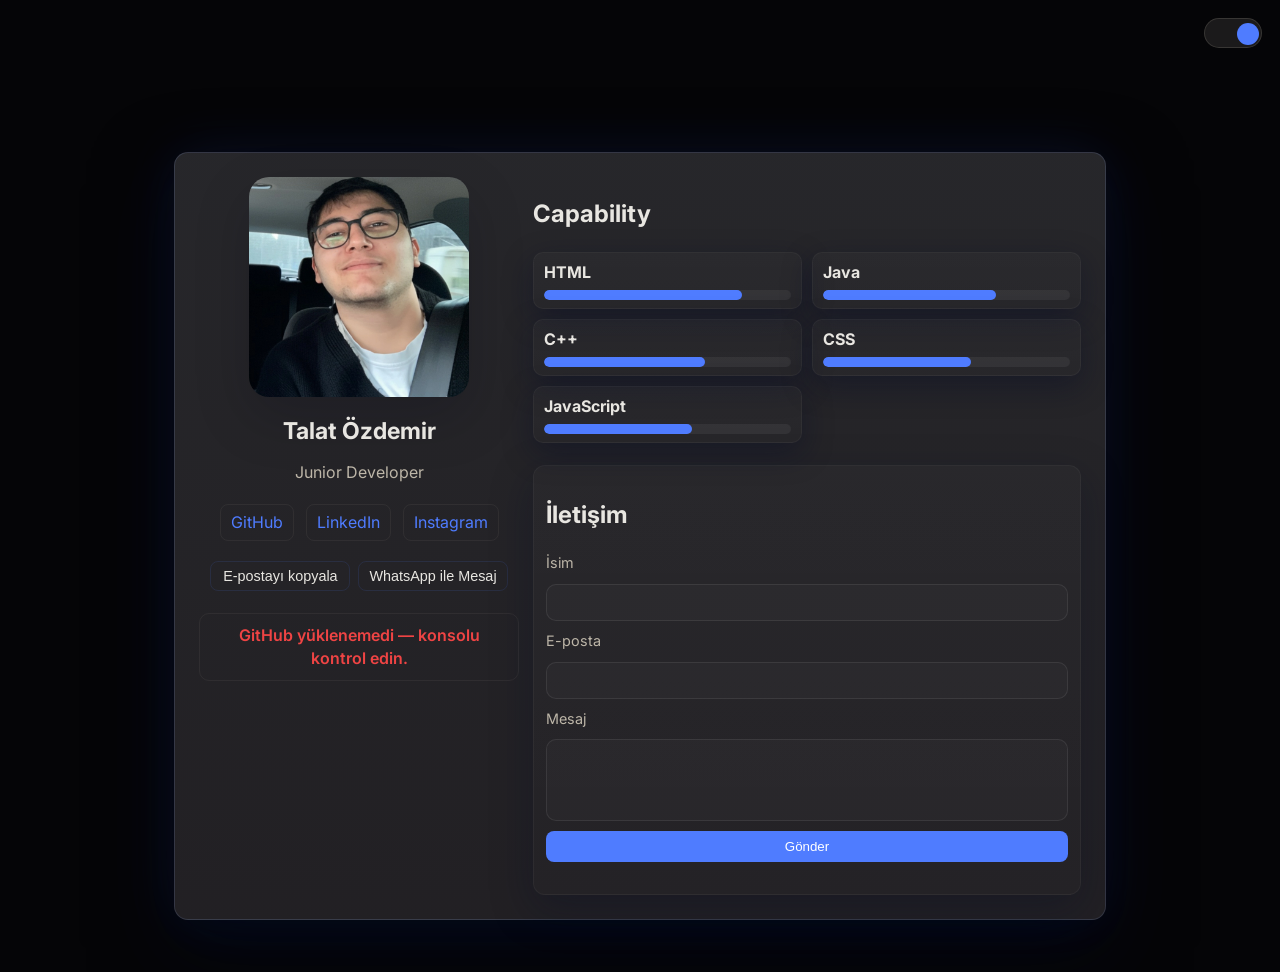
<file: index.html>
<!doctype html>
<html lang="tr">
	<head>
		<meta charset="utf-8" />
		<meta name="viewport" content="width=device-width, initial-scale=1" />
		<title>Personel Digital Cart</title>
		<link rel="preconnect" href="https://fonts.googleapis.com">
		<link rel="preconnect" href="https://fonts.gstatic.com" crossorigin>
		<link href="https://fonts.googleapis.com/css2?family=Inter:wght@300;400;600;700;800&display=swap" rel="stylesheet">
		<link rel="stylesheet" href="style/base.css">
		<link rel="stylesheet" href="style/layout.css">
		<link rel="stylesheet" href="style/components.css">
	</head>
	<body>
		<header class="page-header">
		<title>Personel Dijital Kart</title>
		<link rel="icon" href="resources/code.png" type="image/png">
				<!-- GitHub repos (hidden) -->
			</div>

			<div class="header-controls">
				<!-- theme switch -->
				<label class="theme-switch" for="theme-switch">
					<input id="theme-switch" type="checkbox" role="switch" aria-label="Tema değiştir">
					<span class="switch-track"><span class="switch-thumb"></span></span>
				</label>
			</div>

		</header>

		<main class="container">
			<section class="profile-card" aria-labelledby="profile-name">
				<aside class="profile-left">
					<div class="avatar-wrap">
						<img src="resources/son gelen.png" alt="Profil fotoğrafı" class="avatar" id="profile-avatar">
					</div>
					<h1 id="profile-name">Talat Özdemir</h1>
					<p class="role">Junior Developer</p>

					<nav class="socials" aria-label="Sosyal bağlantılar">
						<a href="https://github.com/taal0" target="_blank" rel="noopener" aria-label="GitHub">GitHub</a>
						<a href="https://www.linkedin.com/in/talat-%C3%B6zdemir-4b8531394/" target="_blank" rel="noopener" aria-label="LinkedIn">LinkedIn</a>
						<a href="https://www.instagram.com/ltal0l/" target="_blank" rel="noopener" aria-label="Instagram">Instagram</a>
					</nav>

					<div class="contact-quick">
						<button id="copy-email" class="btn small">E-postayı kopyala</button>
						<!-- WhatsApp button (replace data-phone with your number in international format e.g. +90530XXXXXXX) -->
						<button id="phone-btn" class="btn small" data-phone="+905529847676" aria-label="WhatsApp ile mesaj">WhatsApp ile Mesaj</button>
					</div>

					<!-- Repo list (replaces graph) -->
					<div id="repo-list" class="repo-list" aria-live="polite">
						<div class="loader small"></div>
					</div>
				</aside>

				<div class="profile-right">
					<section class="skills" aria-labelledby="skills-title">
						<h2 id="skills-title">Capability</h2>
						<div id="skills-list" class="skills-list">
							<!-- Skills rendered by JS -->
						</div>
					</section>

					<section class="contact" aria-labelledby="contact-title">
						<h2 id="contact-title">İletişim</h2>
						<form id="contact-form" class="contact-form" data-form-endpoint="https://formspree.io/f/xdankvql" action="https://formspree.io/f/xdankvql" method="POST">
							<label for="sender-name">İsim</label>
							<input id="sender-name" name="name" type="text" required>

							<label for="sender-email">E-posta</label>
							<input id="sender-email" name="email" type="email" required>

							<label for="message">Mesaj</label>
							<textarea id="message" name="message" rows="4" required></textarea>

							<button type="submit" class="btn primary">Gönder</button>
							<div id="form-status" class="form-status" aria-live="polite"></div>
				
						</form>
					</section>
				</div>
			</section>
		</main>

		<!-- Info panel removed per user request -->

		<script src="JS/JavaScript.js" defer></script>
	</body>
</html>
</file>
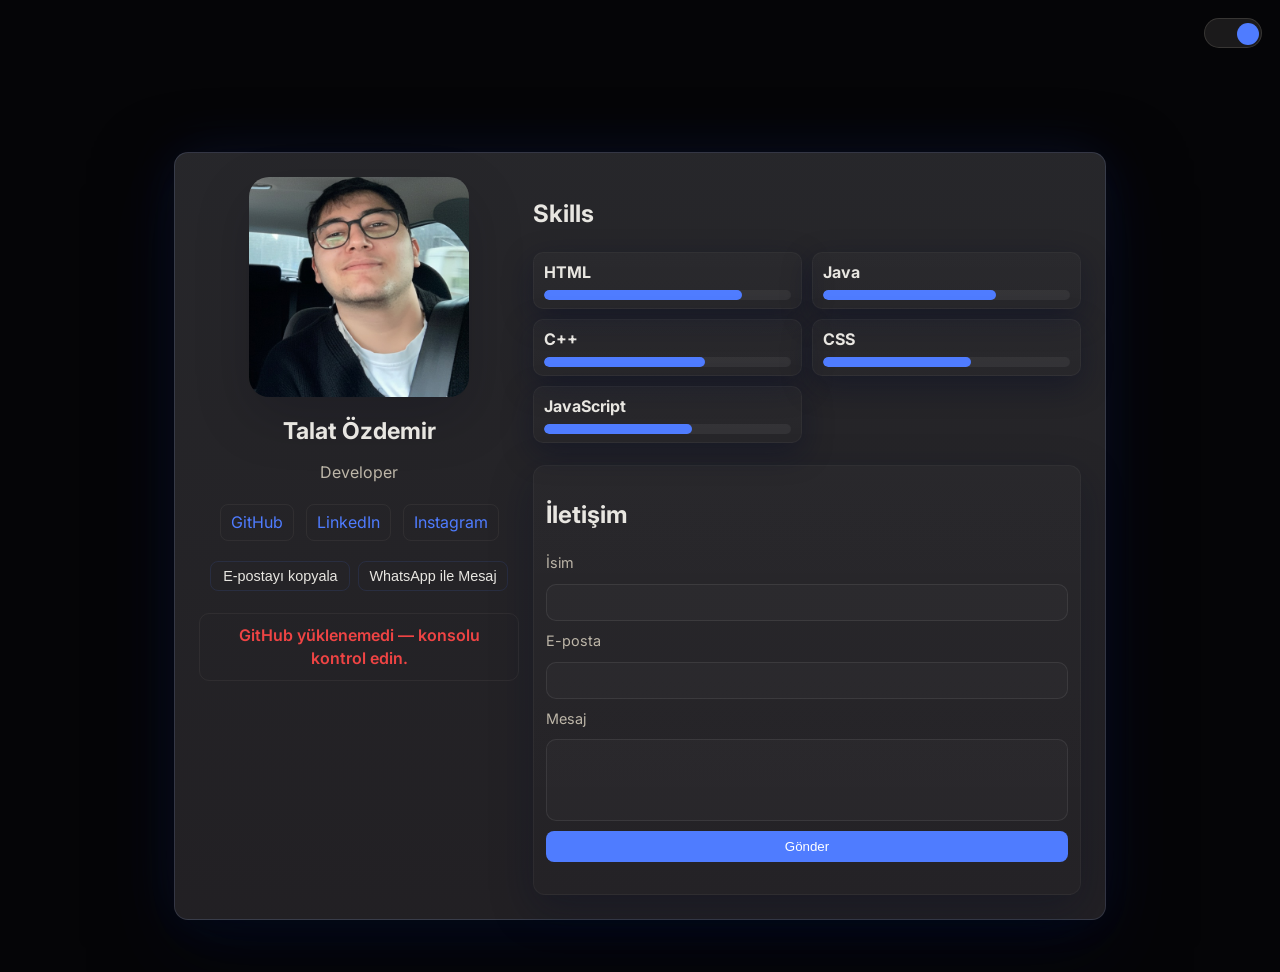
<file: mani.html>
<!doctype html>
<html lang="tr">
	<head>
		<meta charset="utf-8" />
		<meta name="viewport" content="width=device-width, initial-scale=1" />
		<title>Personel Dijital Kart</title>
		<link rel="preconnect" href="https://fonts.googleapis.com">
		<link rel="preconnect" href="https://fonts.gstatic.com" crossorigin>
		<link href="https://fonts.googleapis.com/css2?family=Inter:wght@300;400;600;700;800&display=swap" rel="stylesheet">
		<link rel="stylesheet" href="style/base.css">
		<link rel="stylesheet" href="style/layout.css">
		<link rel="stylesheet" href="style/components.css">
	</head>
	<body>
		<header class="page-header">
			<div id="github-widget" class="github-widget" aria-live="polite">
				<!-- GitHub repos (hidden) -->
			</div>

			<div class="header-controls">
				<!-- theme switch -->
				<label class="theme-switch" for="theme-switch">
					<input id="theme-switch" type="checkbox" role="switch" aria-label="Tema değiştir">
					<span class="switch-track"><span class="switch-thumb"></span></span>
				</label>
			</div>

		</header>

		<main class="container">
			<section class="profile-card" aria-labelledby="profile-name">
				<aside class="profile-left">
					<div class="avatar-wrap">
						<img src="resources/Gemini_Generated_Image_1sh2x01sh2x2(2).png" alt="Profil fotoğrafı" class="avatar" id="profile-avatar">
					</div>
					<h1 id="profile-name">Talat Özdemir</h1>
					<p class="role">Developer</p>

					<nav class="socials" aria-label="Sosyal bağlantılar">
						<a href="https://github.com/taal0" target="_blank" rel="noopener" aria-label="GitHub">GitHub</a>
						<a href="https://www.linkedin.com/in/talat-%C3%B6zdemir-4b8531394/" target="_blank" rel="noopener" aria-label="LinkedIn">LinkedIn</a>
						<a href="https://www.instagram.com/ltal0l/" target="_blank" rel="noopener" aria-label="Instagram">Instagram</a>
					</nav>

					<div class="contact-quick">
						<button id="copy-email" class="btn small">E-postayı kopyala</button>
						<!-- WhatsApp button (replace data-phone with your number in international format e.g. +90530XXXXXXX) -->
						<button id="phone-btn" class="btn small" data-phone="+905529847676" aria-label="WhatsApp ile mesaj">WhatsApp ile Mesaj</button>
					</div>

					<!-- Repo list (replaces graph) -->
					<div id="repo-list" class="repo-list" aria-live="polite">
						<div class="loader small"></div>
					</div>
				</aside>

				<div class="profile-right">
					<section class="skills" aria-labelledby="skills-title">
						<h2 id="skills-title">Skills</h2>
						<div id="skills-list" class="skills-list">
							<!-- Skills rendered by JS -->
						</div>
					</section>

					<section class="contact" aria-labelledby="contact-title">
						<h2 id="contact-title">İletişim</h2>
						<form id="contact-form" class="contact-form" data-form-endpoint="https://formspree.io/f/xdankvql" action="https://formspree.io/f/xdankvql" method="POST">
							<label for="sender-name">İsim</label>
							<input id="sender-name" name="name" type="text" required>

							<label for="sender-email">E-posta</label>
							<input id="sender-email" name="email" type="email" required>

							<label for="message">Mesaj</label>
							<textarea id="message" name="message" rows="4" required></textarea>

							<button type="submit" class="btn primary">Gönder</button>
							<div id="form-status" class="form-status" aria-live="polite"></div>
				
						</form>
					</section>
				</div>
			</section>
		</main>

		<!-- floating info panel -->
		<button id="info-toggle" class="info-toggle" aria-expanded="false" aria-controls="info-panel">i</button>
		<div id="info-panel" class="info-panel" role="dialog" aria-hidden="true">
			<button id="info-close" class="info-close" aria-label="Kapat">✕</button>
			<div class="info-content">
				<p><strong>Neler yapıldı:</strong></p>
				<ul>
					<li>Formspree placeholder var; gerçek e-posta almak için Formspree endpointinizi <code>data-form-endpoint</code> özniteliğine yapıştırın.</li>
					<li>EmailJS veya kendi backend entegrasyonu isterseniz, ekleyebilirim.</li>
					<li>GitHub: görseller ve repo listesi public API ile çekiliyor; rate limit oluşursa auth veya proxy ile çözüm uygulanabilir.</li>
				</ul>
			</div>
		</div>

		<script src="JS/JavaScript.js" defer></script>
	</body>
</html>
</file>
<file: style/base.css>
:root{
	/* Light theme: soft gray background + softened accent */
	--bg: #f8f9fb; /* slightly off-white to reduce eye strain */
	--card-bg: #ffffff;
	--text: #0b1220; /* slightly softer than pure black */
	--muted: #6b7280;
	--accent: #caa84a; /* softened gold for light mode */
	--accent-2: #4f7cff; /* light blue (for use in dark theme) */
	/* multi-level accents for contribution graph (light) - softened */
	--accent-level-1: #fff7e6;
	--accent-level-2: #ffe9b3;
	--accent-level-3: #ffd58a;
	--accent-level-4: #caa84a;
	--glass: rgba(255,255,255,0.6);
	--radius: 14px;
}

/* Dark theme overrides when body has .theme-dark */
body.theme-dark{
	/* Dark theme: black + lighter blue accent */
	--bg: #050507;
	--card-bg: linear-gradient(180deg, rgba(6,6,6,0.95), rgba(12,12,12,0.95));
	--text: #e8e6e1;
	--muted: #bdb6a8;
	--accent: #4f7cff; /* lighter blue so it doesn't clash with black */
	--accent-2: #d4af37; /* gold available if needed */
	/* multi-level accents for contribution graph (dark) */
	--accent-level-1: #0b1630; /* very dark blue */
	--accent-level-2: #234a88; /* medium blue */
	--accent-level-3: #6b4cc8; /* purple */
	--accent-level-4: #4f7cff; /* bright blue */
	--glass: rgba(255,255,255,0.03);
}

*{box-sizing:border-box}
html,body{height:100%}
body{
	margin:0;
	font-family:Inter, system-ui, -apple-system, 'Segoe UI', Roboto, 'Helvetica Neue', Arial;
	background:var(--bg);
	color:var(--text);
	-webkit-font-smoothing:antialiased;
	-moz-osx-font-smoothing:grayscale;
	line-height:1.45;
}

a{color:var(--accent);text-decoration:none}

.container{max-width:980px;margin:48px auto;padding:24px}

.loader{border-radius:50%;border:4px solid rgba(0,0,0,0.06);border-top-color:var(--accent);width:36px;height:36px;animation:spin 1s linear infinite}
.loader.small{width:18px;height:18px;border-width:3px}
@keyframes spin{to{transform:rotate(360deg)}}

/* utility */
.btn{display:inline-block;padding:8px 12px;border-radius:8px;background:transparent;border:1px solid color-mix(in srgb, var(--text) 8%, transparent);cursor:pointer;color:var(--text)}
.btn.small{padding:6px 8px;font-size:0.9rem}
.btn.primary{background:var(--accent);color:#fff;border:none}
.btn:focus{outline:3px solid color-mix(in srgb, var(--accent) 30%, transparent)}

/* Accessibility: visible focus styles */
:focus{outline:3px solid color-mix(in srgb, var(--accent) 40%, transparent);outline-offset:2px}

/* High contrast fallback for keyboard users */
@media (prefers-contrast: more){
	:focus{outline:3px solid var(--accent)}
}

.form-status{margin-top:10px;font-size:0.95rem;color:var(--muted)}
</file>
<file: style/layout.css>
.page-header{display:flex;justify-content:space-between;align-items:center;padding:18px 24px;max-width:1100px;margin:16px auto}
.header-controls{display:flex;gap:8px;align-items:center}
/* theme toggle handled by .theme-switch */


.profile-card{display:grid;grid-template-columns:minmax(240px,320px) 1fr;gap:14px;background:var(--card-bg);padding:24px;border-radius:var(--radius);box-shadow:0 10px 40px rgba(2,6,23,0.15);max-width:1100px;margin:28px auto}

/* Dark theme: stronger card lift and subtle accent glow so it feels separated from the page */
body.theme-dark .profile-card{
	/* brighter and deeper shadow for stronger layered depth */
	background: linear-gradient(180deg, rgba(42,42,46,0.92), rgba(36,34,38,0.94));
	box-shadow:
		0 30px 80px rgba(2,6,23,0.60),
		0 10px 34px rgba(2,6,23,0.26),
		0 0 60px color-mix(in srgb, var(--accent) 12%, transparent);
	border: 1px solid color-mix(in srgb, var(--accent) 8%, rgba(255,255,255,0.07));
	backdrop-filter: blur(8px);
}
.profile-left{display:flex;flex-direction:column;gap:12px;align-items:center;text-align:center}
.profile-right{display:flex;flex-direction:column;gap:22px}

.avatar-wrap{width:220px;aspect-ratio:1/1;border-radius:20px;overflow:hidden;box-shadow:0 20px 55px rgba(2,6,23,0.18)}
.avatar{width:100%;height:100%;object-fit:cover;display:block;object-position:50% 50%;transition:transform .18s ease}

h1{margin:6px 0 0 0;font-size:1.45rem}
.role{color:var(--muted);margin:0}

.socials{display:flex;gap:12px;margin-top:8px}
.socials a{padding:6px 10px;border-radius:8px;background:color-mix(in srgb, var(--card-bg) 6%, transparent);border:1px solid color-mix(in srgb, var(--muted) 8%, transparent);transition:background .18s ease,color .18s ease,transform .18s ease,border-color .18s ease;display:inline-flex;align-items:center;gap:8px}

/* Swap background and text color on hover/focus */
.socials a:focus,.socials a:hover{background:var(--text);color:var(--bg);border-color:color-mix(in srgb,var(--text) 14%, transparent);transform:translateY(-4px);box-shadow:0 12px 30px rgba(2,6,23,0.08)}
.socials a svg{fill:currentColor;transition:fill .18s ease;}

.skills-list{display:grid;grid-template-columns:repeat(2, 1fr);gap:10px;align-items:start}

@media (max-width:880px){
	.container{padding:16px}
	.profile-card{grid-template-columns:1fr;align-items:flex-start;padding:18px}
	.avatar-wrap{margin:0 auto;width:140px;aspect-ratio:1/1}
	.profile-left{align-items:center;text-align:center}
}

/* Mobile-first adjustments were removed per user request */

@media (max-width:1100px){
	.profile-card{grid-template-columns:minmax(240px,320px) 1fr;padding:22px}
	.avatar-wrap{width:160px;aspect-ratio:1/1}
}

@media (max-width:880px){
	.avatar-wrap{width:140px;aspect-ratio:1/1}
}

/* Targeted mobile fixes (preserve design; only adjust stacking and widths) */
@media (max-width:768px){
	.page-header{padding:12px}
	.container{padding:16px}
	.profile-card{grid-template-columns:1fr;gap:12px;padding:16px}
	.profile-left,.profile-right{width:100%}
	.avatar-wrap{margin:0 auto;width:160px;aspect-ratio:1/1}
	/* Quick actions: wrap and avoid overflow on medium mobiles */
	.contact-quick{display:flex;flex-wrap:wrap;gap:8px;justify-content:center}
	.contact-quick .btn{flex:1 1 auto;min-width:120px}
	/* Skills: allow single column for narrow screens */
	.skills-list{grid-template-columns:1fr}
	/* Repos full-width and readable spacing */
	.repo-list{gap:10px}
	.repo-list .repo{width:100%}
	.socials{justify-content:center;flex-wrap:wrap}
}

@media (max-width:480px){
	.page-header{padding:10px}
	.container{padding:12px}
	.profile-card{padding:14px;gap:10px}
	.avatar-wrap{margin:0 auto;width:140px;aspect-ratio:1/1}
	/* Stack quick actions on very small screens */
	.contact-quick{flex-direction:column;align-items:stretch}
	.contact-quick .btn{width:100%;min-width:0}
	.socials{gap:8px}
	h1{font-size:1.25rem}
	.profile-right{gap:16px}
}
</file>
<file: style/components.css>
.skills .skills-list .skill{
	display:flex;flex-direction:column;align-items:flex-start;gap:6px;padding:8px 10px;border-radius:10px;background:color-mix(in srgb, var(--card-bg) 6%, transparent);border:1px solid color-mix(in srgb, var(--muted) 10%, transparent);box-shadow:0 6px 16px rgba(2,6,23,0.06);min-width:120px;flex:0 1 auto
}
.skill .name{font-weight:700}
.skill .level{width:100%;height:10px;border-radius:6px;background:color-mix(in srgb, var(--text) 6%, transparent);overflow:hidden}
.skill .level > i{display:block;height:100%;background:var(--accent);border-radius:6px;transition:width .6s cubic-bezier(.2,.9,.2,1), box-shadow .18s ease, transform .18s ease}

/* hover & focus polish for skills (subtle lift and bar glow) */
.skill{position:relative;transition:transform .18s ease, box-shadow .18s ease}
.skill:hover,.skill:focus-within{transform:translateY(-8px) scale(1.020);box-shadow:0 18px 42px rgba(2,6,23,0.12)}
.skill:hover .level > i,.skill:focus-within .level > i{transform:scaleX(1.04);box-shadow:0 8px 22px color-mix(in srgb, var(--accent) 26%, transparent)}
body.theme-dark .skill:hover .level > i,body.theme-dark .skill:focus-within .level > i{box-shadow:0 8px 22px color-mix(in srgb, var(--accent) 18%, transparent)}

/* stronger boxed look in dark theme */
body.theme-dark .skills .skills-list .skill{
	background:linear-gradient(180deg, rgba(255,255,255,0.02), rgba(255,255,255,0.01));
	border:1px solid rgba(255,255,255,0.04);
	box-shadow:0 10px 30px rgba(8,14,38,0.45);
}


.contact-form{display:flex;flex-direction:column;gap:10px}
.contact-form input,.contact-form textarea{padding:10px;border-radius:10px;border:1px solid color-mix(in srgb, var(--muted) 30%, transparent);background:transparent;color:var(--text)}
/* full width removed per user request; inputs will keep their natural sizing */
.contact-form label{font-size:0.9rem;color:var(--muted)}
.contact-form input::placeholder,.contact-form textarea::placeholder{color: color-mix(in srgb, var(--muted) 40%, transparent)}

/* dark theme input contrast */
body.theme-dark .contact-form input,body.theme-dark .contact-form textarea{border:1px solid rgba(255,255,255,0.08);background:rgba(255,255,255,0.02);color:var(--text)}

/* Boxed style for contact area to match skills */
.contact{padding:12px;border-radius:12px;background:color-mix(in srgb, var(--card-bg) 6%, transparent);border:1px solid color-mix(in srgb, var(--muted) 10%, transparent);box-shadow:0 6px 16px rgba(2,6,23,0.06)}
body.theme-dark .contact{background:linear-gradient(180deg, rgba(255,255,255,0.02), rgba(255,255,255,0.01));border:1px solid rgba(255,255,255,0.04);box-shadow:0 14px 40px rgba(8,14,38,0.35)}

/* percentage bubble for skills */
.skill{position:relative}
.skill .percent{position:absolute;top:6px;right:10px;background:rgba(0,0,0,0.06);padding:3px 6px;border-radius:8px;font-weight:700;color:var(--text);display:none;font-size:0.82rem}
.skill:focus-within .percent,.skill:hover .percent{display:block}
body.theme-dark .skill .percent{background:rgba(255,255,255,0.04);color:var(--text)}

.github-widget{display:none; /* hidden per user request: show only contribution graph */}
.github-widget .repo{padding:8px 12px;border-radius:10px;background:rgba(0,0,0,0.03);border:1px solid rgba(0,0,0,0.04)}
.github-widget .repo a{font-weight:600}

.github-contrib{width:100%;max-width:260px;padding:10px;border-radius:12px;background:linear-gradient(180deg, rgba(0,0,0,0.02), rgba(0,0,0,0.01));display:none;flex-direction:column;align-items:center;justify-content:center;box-shadow:0 10px 30px rgba(2,6,23,0.08);margin-top:12px}
.github-contrib svg{width:100%;height:120px;display:block}
.github-contrib rect{shape-rendering:crispEdges;transition:transform .18s ease, opacity .18s ease;rx:4}
.github-contrib rect:hover{transform:scale(1.18);stroke:var(--accent);stroke-width:1}
.github-contrib .repo{margin:0}

.github-contrib img{width:100%;height:140px;object-fit:cover;border-radius:8px;display:block}

.gh-range{font-size:0.9rem;color:var(--muted);margin-bottom:8px}

.gh-warning{font-size:0.8rem;color:#f97316;background:rgba(249,115,22,0.06);padding:6px 8px;border-radius:8px;margin-top:6px}

.github-legend{display:none;gap:8px;align-items:center;margin-top:8px;font-size:0.85rem;color:var(--muted)}
.github-legend .swatch{width:14px;height:14px;border-radius:3px}
/* hidden until graph is built */
.github-legend{display:none}

.github-contrib{margin-bottom:8px}

@media (max-width:480px){
	.github-contrib{width:100%;padding:8px}
	.github-contrib svg,.github-contrib img{height:90px}
}

/* remove textarea resize control so layout stays consistent */
.contact-form textarea{resize:none}

/* Avatar hover polish */
.avatar-wrap{transition:transform .28s ease, box-shadow .28s ease}
.avatar-wrap:hover{transform:translateY(-6px) scale(1.02);box-shadow:0 20px 40px rgba(2,6,23,0.2)}

.contact-quick{display:flex;gap:8px;margin-top:8px}
/* Prevent copy button from resizing when its label changes */
#copy-email{min-width:140px;white-space:nowrap;text-align:center}
@media (max-width:480px){#copy-email{min-width:110px}}

/* ensure phone (WhatsApp) button also has fixed width to avoid layout shift */
#phone-btn{min-width:140px;white-space:nowrap;text-align:center}
@media (max-width:480px){#phone-btn{min-width:110px}}
/* Make both quick action buttons use the same readable color in both themes */
.contact-quick .btn{color:var(--text);border:1px solid color-mix(in srgb, var(--muted) 8%, transparent);background:transparent;padding:6px 10px;border-radius:8px}
body.theme-dark .contact-quick .btn{color:var(--text);background:transparent;border-color:color-mix(in srgb, var(--accent) 12%, transparent)}

.fade-in{animation:fadeIn .4s ease both}
@keyframes fadeIn{from{opacity:0;transform:translateY(6px)}to{opacity:1;transform:none}}

.success{color:var(--accent-2);font-weight:600}
.error{color:#ef4444;font-weight:600}

/* repo list styles */
.repo-list{width:100%;display:flex;flex-direction:column;gap:8px;margin-top:10px}
.repo-list .repo{padding:10px;border-radius:10px;background:color-mix(in srgb, var(--card-bg) 4%, transparent);border:1px solid color-mix(in srgb, var(--muted) 8%, transparent);cursor:pointer}
.repo-list .repo a{font-weight:700;color:inherit;text-decoration:none}
.repo-list .repo .meta{font-size:0.85rem;color:var(--muted);margin-top:6px}
.repo-list .repo:hover{transform:translateY(-4px);box-shadow:0 12px 30px rgba(2,6,23,0.08)}

/* theme switch */
.theme-switch{display:inline-block}
.theme-switch input{display:none}
.theme-switch .switch-track{width:58px;height:30px;border-radius:30px;background:color-mix(in srgb, var(--muted) 12%, transparent);display:inline-block;position:relative;cursor:pointer;border:1px solid color-mix(in srgb, var(--muted) 18%, transparent)}
.theme-switch .switch-thumb{width:22px;height:22px;border-radius:50%;background:var(--accent);display:block;position:absolute;left:4px;top:4px;transition:left .18s ease, background .18s ease}
.theme-switch input:checked + .switch-track .switch-thumb{left:32px;background:var(--accent)}
/* place switch at top-right */
.theme-switch{position:fixed;top:18px;right:18px;z-index:1200}
@media (max-width:480px){.theme-switch{top:12px;right:12px}}

/* Small-screen form adjustments (inputs fill available width on narrow screens) */
@media (max-width:768px){
	.contact-form input,.contact-form textarea{width:100%}
}

/* info panel */
.info-toggle{display:none}
.info-panel{display:none}
</file>
